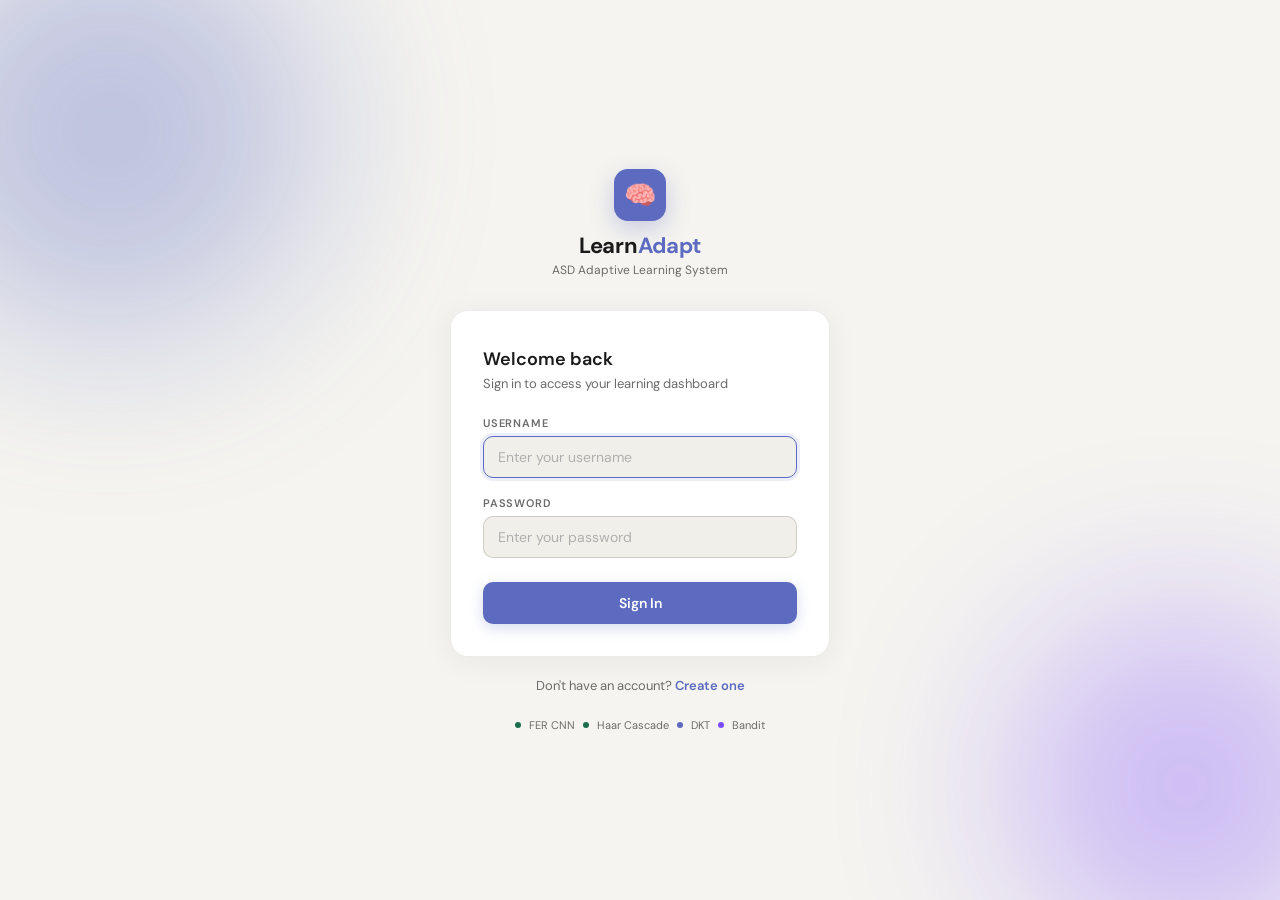
<file: templates/login.html>
<!DOCTYPE html>
<html lang="en">
<head>
<meta charset="UTF-8"/>
<meta name="viewport" content="width=device-width, initial-scale=1.0"/>
<title>Login — LearnAdapt</title>
<link href="https://fonts.googleapis.com/css2?family=DM+Sans:wght@300;400;500;600;700&family=DM+Mono:wght@400;500&display=swap" rel="stylesheet"/>
<style>
:root{--bg:#f5f4f0;--surface:#fff;--surface2:#f0efe9;--border:rgba(0,0,0,0.08);--border-s:rgba(0,0,0,0.14);--text:#1a1a1a;--muted:#6b6b6b;--accent:#5c6bc0;--accent-l:#e8eaf6;--accent-d:#4a5ab0;--green:#1b6e4b;--green-l:#e0f2eb;--red:#991b1b;--red-l:#fee2e2;--r:14px;--rs:8px}
*{box-sizing:border-box;margin:0;padding:0}
html,body{height:100%}
body{font-family:'DM Sans',sans-serif;background:var(--bg);color:var(--text);display:flex;align-items:center;justify-content:center;min-height:100vh;overflow:hidden;position:relative}
body::before,body::after{content:'';position:fixed;border-radius:50%;filter:blur(90px);opacity:.35;z-index:0;pointer-events:none}
body::before{width:420px;height:420px;background:var(--accent);top:-80px;left:-100px;animation:f1 14s ease-in-out infinite}
body::after{width:350px;height:350px;background:#7c4dff;bottom:-60px;right:-80px;animation:f2 16s ease-in-out infinite}
@keyframes f1{0%,100%{transform:translate(0,0)}50%{transform:translate(60px,40px)}}
@keyframes f2{0%,100%{transform:translate(0,0)}50%{transform:translate(-50px,-30px)}}
.wrap{position:relative;z-index:1;width:100%;max-width:420px;padding:0 20px;animation:fadeUp .5s ease-out both}
@keyframes fadeUp{from{opacity:0;transform:translateY(20px)}to{opacity:1;transform:none}}
.brand{text-align:center;margin-bottom:32px}
.brand-icon{width:52px;height:52px;border-radius:14px;background:var(--accent);color:#fff;display:inline-flex;align-items:center;justify-content:center;font-size:26px;margin-bottom:10px;box-shadow:0 8px 24px rgba(92,107,192,.3)}
.brand-title{font-size:22px;font-weight:700;letter-spacing:-.3px}
.brand-title span{color:var(--accent)}
.brand-sub{font-size:12px;color:var(--muted);margin-top:2px}
.card{background:var(--surface);border:1px solid var(--border);border-radius:18px;padding:36px 32px 32px;box-shadow:0 4px 32px rgba(0,0,0,.06)}
.card h2{font-size:18px;font-weight:600;margin-bottom:4px}
.card .sub{font-size:13px;color:var(--muted);margin-bottom:24px}
.field{margin-bottom:18px}
.field label{display:block;font-size:11px;font-weight:600;letter-spacing:.8px;text-transform:uppercase;color:var(--muted);margin-bottom:6px}
.field input{width:100%;padding:11px 14px;font-family:'DM Sans',sans-serif;font-size:14px;border:1.5px solid var(--border-s);border-radius:10px;background:var(--surface2);color:var(--text);outline:none;transition:border-color .2s,box-shadow .2s}
.field input:focus{border-color:var(--accent);box-shadow:0 0 0 3px rgba(92,107,192,.12)}
.field input::placeholder{color:#b0b0b0}
.sbtn{width:100%;padding:12px;margin-top:6px;font-family:'DM Sans',sans-serif;font-size:14px;font-weight:600;color:#fff;background:var(--accent);border:none;border-radius:10px;cursor:pointer;transition:background .15s,transform .1s,box-shadow .2s;box-shadow:0 4px 14px rgba(92,107,192,.25);position:relative;overflow:hidden}
.sbtn:hover{background:var(--accent-d);transform:translateY(-1px);box-shadow:0 6px 20px rgba(92,107,192,.3)}
.sbtn:active{transform:translateY(0)}
.sbtn:disabled{opacity:.5;cursor:not-allowed;transform:none}
.sbtn .sp{display:none;width:18px;height:18px;border:2.5px solid rgba(255,255,255,.3);border-top-color:#fff;border-radius:50%;animation:spin .6s linear infinite;margin:0 auto}
.sbtn.ld .bt{display:none}.sbtn.ld .sp{display:inline-block}
@keyframes spin{to{transform:rotate(360deg)}}
.msg{display:none;margin-top:14px;padding:10px 14px;border-radius:9px;font-size:12px;font-weight:500;align-items:center;gap:7px}
.msg.err{background:var(--red-l);color:var(--red);border:1px solid rgba(153,27,27,.15);animation:shake .35s ease}
.msg.ok{background:var(--green-l);color:var(--green);border:1px solid rgba(27,110,75,.15)}
.msg.show{display:flex}
@keyframes shake{0%,100%{transform:translateX(0)}25%{transform:translateX(-6px)}50%{transform:translateX(6px)}75%{transform:translateX(-3px)}}
.foot{text-align:center;margin-top:20px;font-size:13px;color:var(--muted)}
.foot a{color:var(--accent);text-decoration:none;font-weight:600;transition:color .15s}
.foot a:hover{color:var(--accent-d);text-decoration:underline}
.pipe{display:flex;align-items:center;justify-content:center;gap:8px;margin-top:24px;font-size:11px;color:var(--muted)}
.pipe .d{width:6px;height:6px;border-radius:50%}
</style>
</head>
<body>
<div class="wrap">
  <div class="brand">
    <div class="brand-icon">🧠</div>
    <div class="brand-title">Learn<span>Adapt</span></div>
    <div class="brand-sub">ASD Adaptive Learning System</div>
  </div>
  <div class="card">
    <h2>Welcome back</h2>
    <p class="sub">Sign in to access your learning dashboard</p>
    <form id="loginForm" onsubmit="handleLogin(event)" autocomplete="on">
      <div class="field">
        <label for="username">Username</label>
        <input type="text" id="username" name="username" placeholder="Enter your username" required minlength="3" autocomplete="username" autofocus/>
      </div>
      <div class="field">
        <label for="password">Password</label>
        <input type="password" id="password" name="password" placeholder="Enter your password" required minlength="6" autocomplete="current-password"/>
      </div>
      <button type="submit" class="sbtn" id="submitBtn">
        <span class="bt">Sign In</span>
        <div class="sp"></div>
      </button>
    </form>
    <div class="msg err" id="errMsg"><span>⚠</span><span id="errTxt"></span></div>
    <div class="msg ok" id="okMsg"><span>✓</span><span id="okTxt"></span></div>
  </div>
  <div class="foot">Don't have an account? <a href="/register_page">Create one</a></div>
  <div class="pipe">
    <span class="d" style="background:var(--green)"></span> FER CNN
    <span class="d" style="background:var(--green)"></span> Haar Cascade
    <span class="d" style="background:var(--accent)"></span> DKT
    <span class="d" style="background:#7c4dff"></span> Bandit
  </div>
</div>
<script>
function handleLogin(e){
  e.preventDefault();
  var btn=document.getElementById('submitBtn'),eE=document.getElementById('errMsg'),eT=document.getElementById('errTxt'),oE=document.getElementById('okMsg'),oT=document.getElementById('okTxt');
  var u=document.getElementById('username').value.trim(),p=document.getElementById('password').value;
  eE.classList.remove('show');oE.classList.remove('show');
  if(u.length<3){showErr('Username must be at least 3 characters');return}
  if(p.length<6){showErr('Password must be at least 6 characters');return}
  btn.classList.add('ld');btn.disabled=true;
  fetch('/login',{method:'POST',headers:{'Content-Type':'application/json'},body:JSON.stringify({username:u,password:p})})
  .then(function(r){return r.json()})
  .then(function(d){
    btn.classList.remove('ld');btn.disabled=false;
    if(d.success){
      localStorage.setItem('la_username',d.username);
      localStorage.setItem('la_logged_in','true');
      oT.textContent='Login successful! Redirecting...';oE.classList.add('show');
      setTimeout(function(){window.location.href='/'},600);
    }else{showErr(d.error||'Login failed')}
  })
  .catch(function(){btn.classList.remove('ld');btn.disabled=false;showErr('Could not connect to server. Is app.py running?')});
}
function showErr(m){var e=document.getElementById('errMsg'),t=document.getElementById('errTxt');t.textContent=m;e.classList.remove('show');void e.offsetWidth;e.classList.add('show')}
window.addEventListener('DOMContentLoaded',function(){var s=localStorage.getItem('la_username');if(s){document.getElementById('username').value=s;document.getElementById('password').focus()}});
</script>
</body>
</html>
</file>
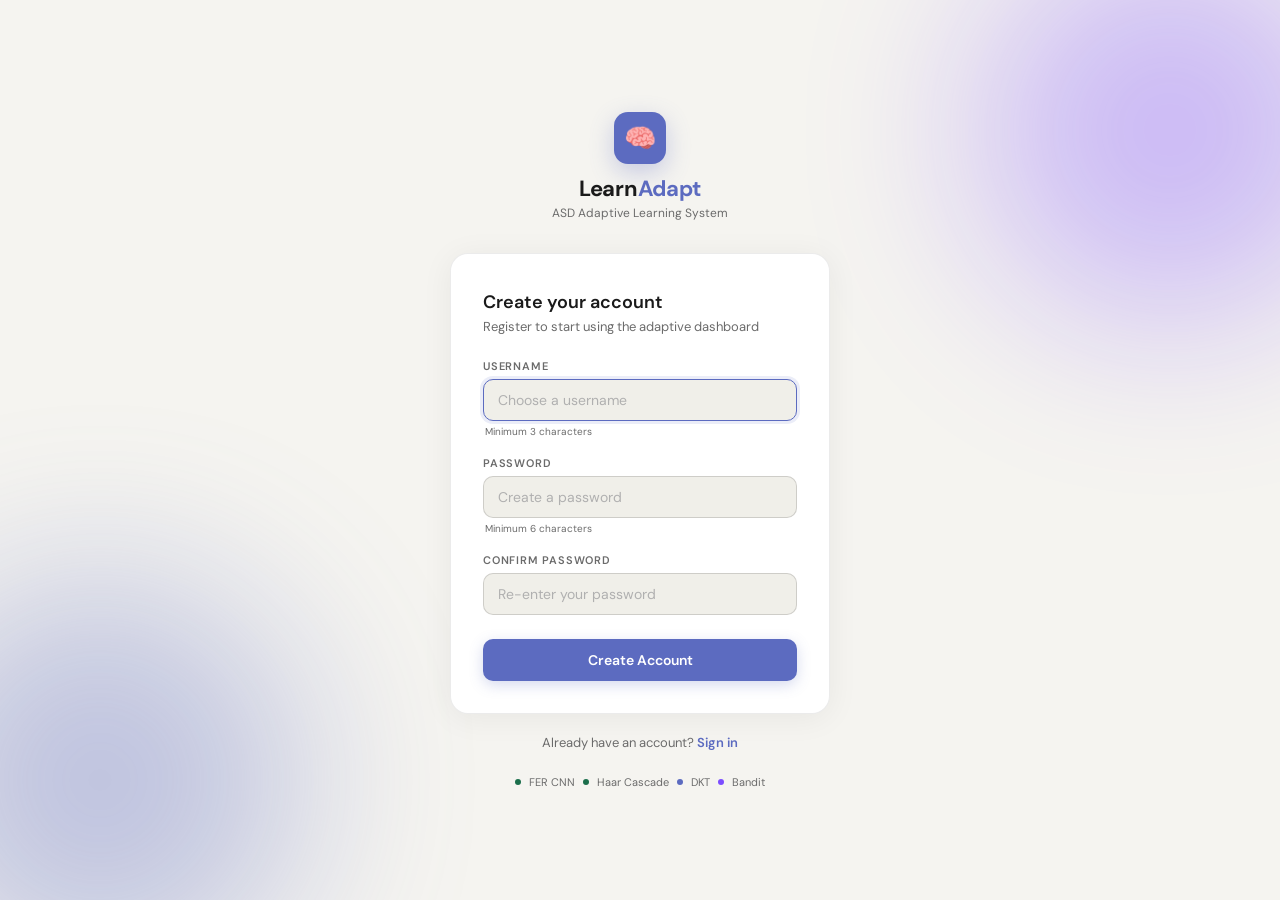
<file: templates/register.html>
<!DOCTYPE html>
<html lang="en">
<head>
<meta charset="UTF-8"/>
<meta name="viewport" content="width=device-width, initial-scale=1.0"/>
<title>Register — LearnAdapt</title>
<link href="https://fonts.googleapis.com/css2?family=DM+Sans:wght@300;400;500;600;700&family=DM+Mono:wght@400;500&display=swap" rel="stylesheet"/>
<style>
:root{--bg:#f5f4f0;--surface:#fff;--surface2:#f0efe9;--border:rgba(0,0,0,0.08);--border-s:rgba(0,0,0,0.14);--text:#1a1a1a;--muted:#6b6b6b;--accent:#5c6bc0;--accent-l:#e8eaf6;--accent-d:#4a5ab0;--green:#1b6e4b;--green-l:#e0f2eb;--red:#991b1b;--red-l:#fee2e2;--r:14px;--rs:8px}
*{box-sizing:border-box;margin:0;padding:0}
html,body{height:100%}
body{font-family:'DM Sans',sans-serif;background:var(--bg);color:var(--text);display:flex;align-items:center;justify-content:center;min-height:100vh;overflow:hidden;position:relative}
body::before,body::after{content:'';position:fixed;border-radius:50%;filter:blur(90px);opacity:.35;z-index:0;pointer-events:none}
body::before{width:380px;height:380px;background:#7c4dff;top:-60px;right:-80px;animation:f1 15s ease-in-out infinite}
body::after{width:400px;height:400px;background:var(--accent);bottom:-80px;left:-100px;animation:f2 17s ease-in-out infinite}
@keyframes f1{0%,100%{transform:translate(0,0)}50%{transform:translate(-50px,40px)}}
@keyframes f2{0%,100%{transform:translate(0,0)}50%{transform:translate(60px,-30px)}}
.wrap{position:relative;z-index:1;width:100%;max-width:420px;padding:0 20px;animation:fadeUp .5s ease-out both}
@keyframes fadeUp{from{opacity:0;transform:translateY(20px)}to{opacity:1;transform:none}}
.brand{text-align:center;margin-bottom:32px}
.brand-icon{width:52px;height:52px;border-radius:14px;background:var(--accent);color:#fff;display:inline-flex;align-items:center;justify-content:center;font-size:26px;margin-bottom:10px;box-shadow:0 8px 24px rgba(92,107,192,.3)}
.brand-title{font-size:22px;font-weight:700;letter-spacing:-.3px}
.brand-title span{color:var(--accent)}
.brand-sub{font-size:12px;color:var(--muted);margin-top:2px}
.card{background:var(--surface);border:1px solid var(--border);border-radius:18px;padding:36px 32px 32px;box-shadow:0 4px 32px rgba(0,0,0,.06)}
.card h2{font-size:18px;font-weight:600;margin-bottom:4px}
.card .sub{font-size:13px;color:var(--muted);margin-bottom:24px}
.field{margin-bottom:18px}
.field label{display:block;font-size:11px;font-weight:600;letter-spacing:.8px;text-transform:uppercase;color:var(--muted);margin-bottom:6px}
.field input{width:100%;padding:11px 14px;font-family:'DM Sans',sans-serif;font-size:14px;border:1.5px solid var(--border-s);border-radius:10px;background:var(--surface2);color:var(--text);outline:none;transition:border-color .2s,box-shadow .2s}
.field input:focus{border-color:var(--accent);box-shadow:0 0 0 3px rgba(92,107,192,.12)}
.field input::placeholder{color:#b0b0b0}
.sbtn{width:100%;padding:12px;margin-top:6px;font-family:'DM Sans',sans-serif;font-size:14px;font-weight:600;color:#fff;background:var(--accent);border:none;border-radius:10px;cursor:pointer;transition:background .15s,transform .1s,box-shadow .2s;box-shadow:0 4px 14px rgba(92,107,192,.25);position:relative;overflow:hidden}
.sbtn:hover{background:var(--accent-d);transform:translateY(-1px);box-shadow:0 6px 20px rgba(92,107,192,.3)}
.sbtn:active{transform:translateY(0)}
.sbtn:disabled{opacity:.5;cursor:not-allowed;transform:none}
.sbtn .sp{display:none;width:18px;height:18px;border:2.5px solid rgba(255,255,255,.3);border-top-color:#fff;border-radius:50%;animation:spin .6s linear infinite;margin:0 auto}
.sbtn.ld .bt{display:none}.sbtn.ld .sp{display:inline-block}
@keyframes spin{to{transform:rotate(360deg)}}
.msg{display:none;margin-top:14px;padding:10px 14px;border-radius:9px;font-size:12px;font-weight:500;align-items:center;gap:7px}
.msg.err{background:var(--red-l);color:var(--red);border:1px solid rgba(153,27,27,.15);animation:shake .35s ease}
.msg.ok{background:var(--green-l);color:var(--green);border:1px solid rgba(27,110,75,.15)}
.msg.show{display:flex}
@keyframes shake{0%,100%{transform:translateX(0)}25%{transform:translateX(-6px)}50%{transform:translateX(6px)}75%{transform:translateX(-3px)}}
.foot{text-align:center;margin-top:20px;font-size:13px;color:var(--muted)}
.foot a{color:var(--accent);text-decoration:none;font-weight:600;transition:color .15s}
.foot a:hover{color:var(--accent-d);text-decoration:underline}
.pipe{display:flex;align-items:center;justify-content:center;gap:8px;margin-top:24px;font-size:11px;color:var(--muted)}
.pipe .d{width:6px;height:6px;border-radius:50%}
.pw-hint{font-size:10px;color:var(--muted);margin-top:4px;padding-left:2px}
</style>
</head>
<body>
<div class="wrap">
  <div class="brand">
    <div class="brand-icon">🧠</div>
    <div class="brand-title">Learn<span>Adapt</span></div>
    <div class="brand-sub">ASD Adaptive Learning System</div>
  </div>
  <div class="card">
    <h2>Create your account</h2>
    <p class="sub">Register to start using the adaptive dashboard</p>
    <form id="regForm" onsubmit="handleRegister(event)" autocomplete="on">
      <div class="field">
        <label for="username">Username</label>
        <input type="text" id="username" name="username" placeholder="Choose a username" required minlength="3" autocomplete="username" autofocus/>
        <div class="pw-hint">Minimum 3 characters</div>
      </div>
      <div class="field">
        <label for="password">Password</label>
        <input type="password" id="password" name="password" placeholder="Create a password" required minlength="6" autocomplete="new-password"/>
        <div class="pw-hint">Minimum 6 characters</div>
      </div>
      <div class="field">
        <label for="confirm">Confirm Password</label>
        <input type="password" id="confirm" name="confirm" placeholder="Re-enter your password" required minlength="6" autocomplete="new-password"/>
      </div>
      <button type="submit" class="sbtn" id="submitBtn">
        <span class="bt">Create Account</span>
        <div class="sp"></div>
      </button>
    </form>
    <div class="msg err" id="errMsg"><span>⚠</span><span id="errTxt"></span></div>
    <div class="msg ok" id="okMsg"><span>✓</span><span id="okTxt"></span></div>
  </div>
  <div class="foot">Already have an account? <a href="/login">Sign in</a></div>
  <div class="pipe">
    <span class="d" style="background:var(--green)"></span> FER CNN
    <span class="d" style="background:var(--green)"></span> Haar Cascade
    <span class="d" style="background:var(--accent)"></span> DKT
    <span class="d" style="background:#7c4dff"></span> Bandit
  </div>
</div>
<script>
function handleRegister(e){
  e.preventDefault();
  var btn=document.getElementById('submitBtn'),eE=document.getElementById('errMsg'),eT=document.getElementById('errTxt'),oE=document.getElementById('okMsg'),oT=document.getElementById('okTxt');
  var u=document.getElementById('username').value.trim(),p=document.getElementById('password').value,c=document.getElementById('confirm').value;
  eE.classList.remove('show');oE.classList.remove('show');
  if(u.length<3){showErr('Username must be at least 3 characters');return}
  if(p.length<6){showErr('Password must be at least 6 characters');return}
  if(p!==c){showErr('Passwords do not match');return}
  btn.classList.add('ld');btn.disabled=true;
  fetch('/register',{method:'POST',headers:{'Content-Type':'application/json'},body:JSON.stringify({username:u,password:p})})
  .then(function(r){return r.json()})
  .then(function(d){
    btn.classList.remove('ld');btn.disabled=false;
    if(d.success){
      localStorage.setItem('la_username',u);
      oT.textContent='Account created! Redirecting to login...';oE.classList.add('show');
      setTimeout(function(){window.location.href='/login'},1200);
    }else{showErr(d.error||'Registration failed')}
  })
  .catch(function(){btn.classList.remove('ld');btn.disabled=false;showErr('Could not connect to server. Is app.py running?')});
}
function showErr(m){var e=document.getElementById('errMsg'),t=document.getElementById('errTxt');t.textContent=m;e.classList.remove('show');void e.offsetWidth;e.classList.add('show')}
</script>
</body>
</html>
</file>
